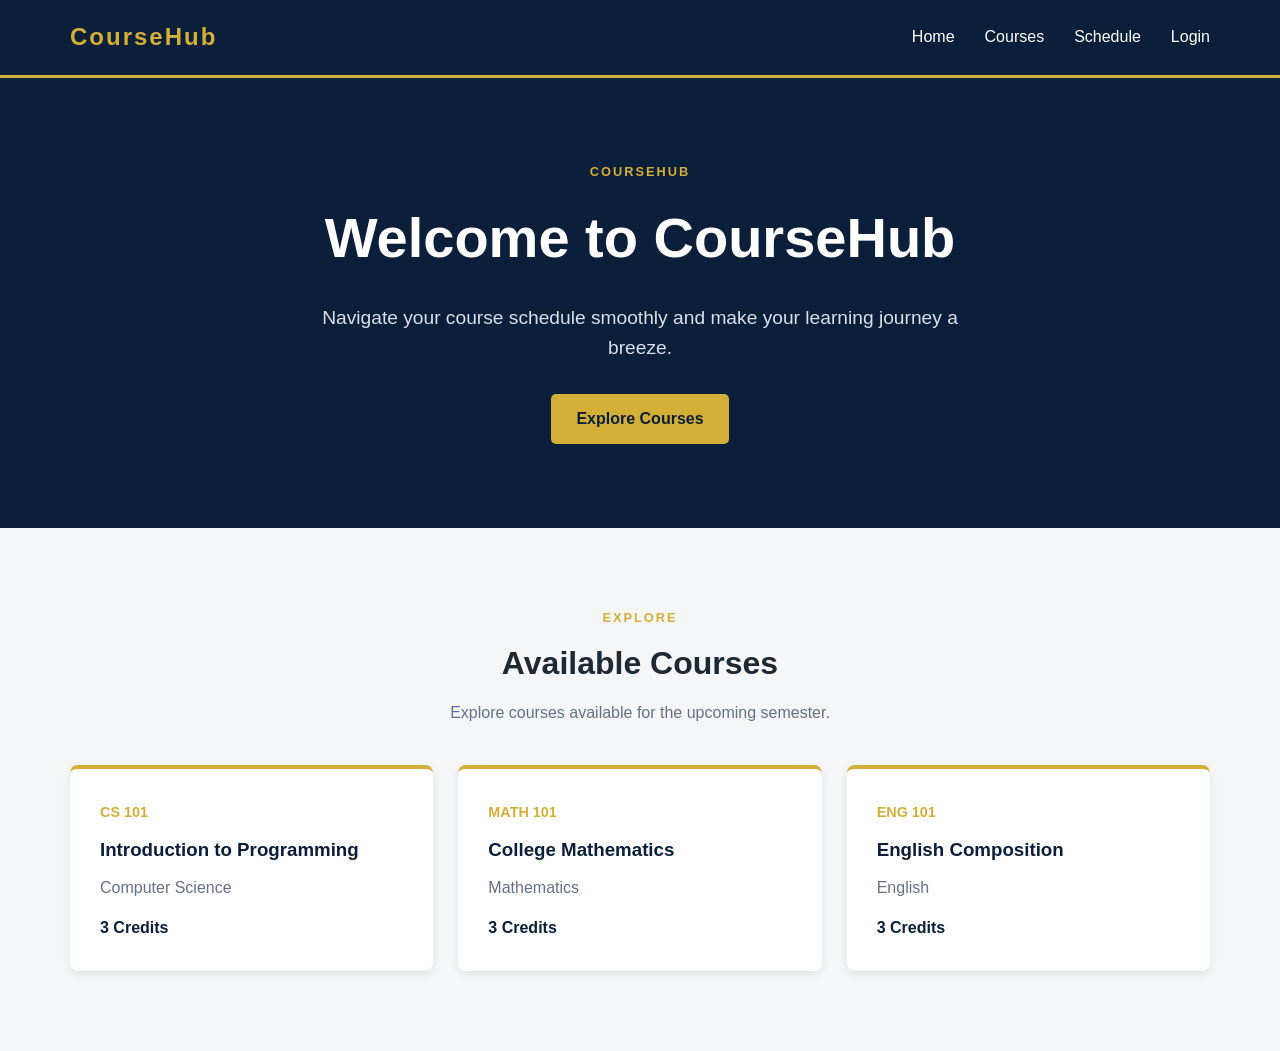
<file: index.html>
<!DOCTYPE html>
<html lang="en">

<head>
    <meta charset="UTF-8">
    <meta name="viewport" content="width=device-width, initial-scale=1.0">
    <title>CourseHub | Home</title>

    <link rel="stylesheet" href="style.css">
</head>

<body>

    <!-- Navigation Bar -->
    <nav class="navbar">

        <div class="nav-container">

            <a href="index.html" class="nav-logo">CourseHub</a>

            <div class="nav-links">

                <a href="index.html" class="nav-link">Home</a>

                <a href="courses.html" class="nav-link">Courses</a>

                <a href="schedule.html" class="nav-link">Schedule</a>

                <a href="login.html" class="nav-link">Login</a>

            </div>

        </div>

    </nav>


    <!-- Main Page Content -->
    <main>

        <!-- Hero Section -->
        <section class="hero">

            <div class="hero-content">

                <p class="eyebrow">
                    COURSEHUB
                    <!--display Student or Teacher based on login -->
                </p>

                <h1>
                    Welcome to CourseHub
                    <!-- change this to display user's name -->
                </h1>

                <p>
                    Navigate your course schedule smoothly
                    and make your learning journey a breeze.
                </p>

                <a href="courses.html" class="btn">
                    Explore Courses
                </a>

            </div>

        </section>


        <!-- Course Preview -->
        <section class="courses-preview">

            <div class="section-heading">

                <p class="eyebrow">EXPLORE</p>

                <h2>Available Courses</h2>

                <p>
                    Explore courses available for the upcoming semester.
                </p>

            </div>


            <div class="course-grid">

                <div class="course-card">

                    <span class="course-number">CS 101</span>

                    <h3>Introduction to Programming</h3>

                    <p>Computer Science</p>

                    <span class="credits">3 Credits</span>

                </div>


                <div class="course-card">

                    <span class="course-number">MATH 101</span>

                    <h3>College Mathematics</h3>

                    <p>Mathematics</p>

                    <span class="credits">3 Credits</span>

                </div>


                <div class="course-card">

                    <span class="course-number">ENG 101</span>

                    <h3>English Composition</h3>

                    <p>English</p>

                    <span class="credits">3 Credits</span>

                </div>

            </div>

        </section>


    </main>

</body>

</html>
</file>
<file: style.css>
:root {
    --navy: #0B1F3A;
    --light-navy: #132D4F;
    --gold: #D4AF37;
    --background: #F4F6F8;
    --white: #FFFFFF;
    --text: #1F2933;
    --gray: #667085;
}
* {
    box-sizing: border-box;
    margin: 0;
    padding: 0;
}

body {
    font-family: Arial, sans-serif;
    background-color: var(--background);
    color: var(--text);
    line-height: 1.6;
}

a {
    text-decoration: none;
}


/*NavBar*/

.navbar {
    background-color: var(--navy);
    border-bottom: 3px solid var(--gold);
}

.nav-container {
    max-width: 1200px;
    min-height: 75px;

    margin: 0 auto;
    padding: 0 30px;

    display: flex;
    align-items: center;
    justify-content: space-between;
}


/* CourseHub logo */

.nav-logo {
    color: var(--gold);

    font-size: 1.5rem;
    font-weight: bold;

    letter-spacing: 2px;
}


/* Navigation links */

.nav-links {
    display: flex;
    gap: 30px;
}

.nav-link {
    color: var(--white);

    font-weight: 500;

    padding: 8px 0;

    border-bottom: 2px solid transparent;

    transition: 0.2s;
}


/* Link hover */

.nav-link:hover {
    color: var(--gold);
    border-bottom-color: var(--gold);
}


/* =========================
   HERO SECTION
   ========================= */

.hero {
    background-color: var(--navy);
    color: var(--white);

    min-height: 450px;

    display: flex;
    align-items: center;
    justify-content: center;

    text-align: center;

    padding: 60px 20px;
}

.hero-content {
    max-width: 700px;
}


/* Small gold heading */

.eyebrow {
    color: var(--gold);

    font-size: 0.8rem;
    font-weight: bold;

    letter-spacing: 2px;

    margin-bottom: 10px;
}


/* Main heading */

.hero h1 {
    font-size: 3.5rem;

    margin-bottom: 20px;
}


/* Hero description */

.hero p:not(.eyebrow) {
    color: #D9E0E8;

    font-size: 1.2rem;

    margin-bottom: 30px;
}


/* =========================
   BUTTON
   ========================= */

.btn {
    display: inline-block;

    background-color: var(--gold);
    color: var(--navy);

    padding: 12px 25px;

    border-radius: 5px;

    font-weight: bold;

    transition: 0.2s;
}

.btn:hover {
    background-color: var(--white);
}


/*Course Preview */

.courses-preview {
    max-width: 1200px;

    margin: 0 auto;

    padding: 80px 30px;
}


/* Section heading */

.section-heading {
    text-align: center;

    margin-bottom: 40px;
}

.section-heading h2 {
    font-size: 2rem;

    margin-bottom: 10px;
}

.section-heading p:last-child {
    color: var(--gray);
}


/*COURSE CARDS*/

.course-grid {
    display: grid;

    grid-template-columns: repeat(3, 1fr);

    gap: 25px;
}


.course-card {
    background-color: var(--white);

    padding: 30px;

    border-radius: 8px;

    border-top: 4px solid var(--gold);

    box-shadow: 0 3px 10px rgba(0, 0, 0, 0.08);

    transition: 0.2s;
}


/*Card hover*/

.course-card:hover {
    transform: translateY(-4px);

    box-shadow: 0 6px 15px rgba(0, 0, 0, 0.12);
}


/*Course number*/

.course-number {
    color: var(--gold);

    font-weight: bold;

    font-size: 0.9rem;
}


/*Course name*/

.course-card h3 {
    color: var(--navy);

    margin: 10px 0;
}


/* Subject */

.course-card p {
    color: var(--gray);

    margin-bottom: 15px;
}


/* Credits */

.credits {
    color: var(--navy);

    font-weight: bold;
}


/*Features*/

.features {
    background-color: var(--white);

    display: grid;

    grid-template-columns: repeat(3, 1fr);

    gap: 40px;

    padding: 70px 30px;
}


.feature {
    max-width: 350px;

    margin: 0 auto;

    text-align: center;
}


.feature h3 {
    color: var(--navy);

    margin-bottom: 10px;
}


.feature p {
    color: var(--gray);
}


/*Footer*/

footer {
    background-color: var(--navy);

    color: var(--white);

    text-align: center;

    padding: 25px;
}


@media (max-width: 768px) {

    .nav-container {
        flex-direction: column;

        padding: 20px;

        gap: 15px;
    }


    .nav-links {
        gap: 15px;

        flex-wrap: wrap;

        justify-content: center;
    }


    .hero h1 {
        font-size: 2.5rem;
    }


    .course-grid {
        grid-template-columns: 1fr;
    }


    .features {
        grid-template-columns: 1fr;
    }
}
</file>
